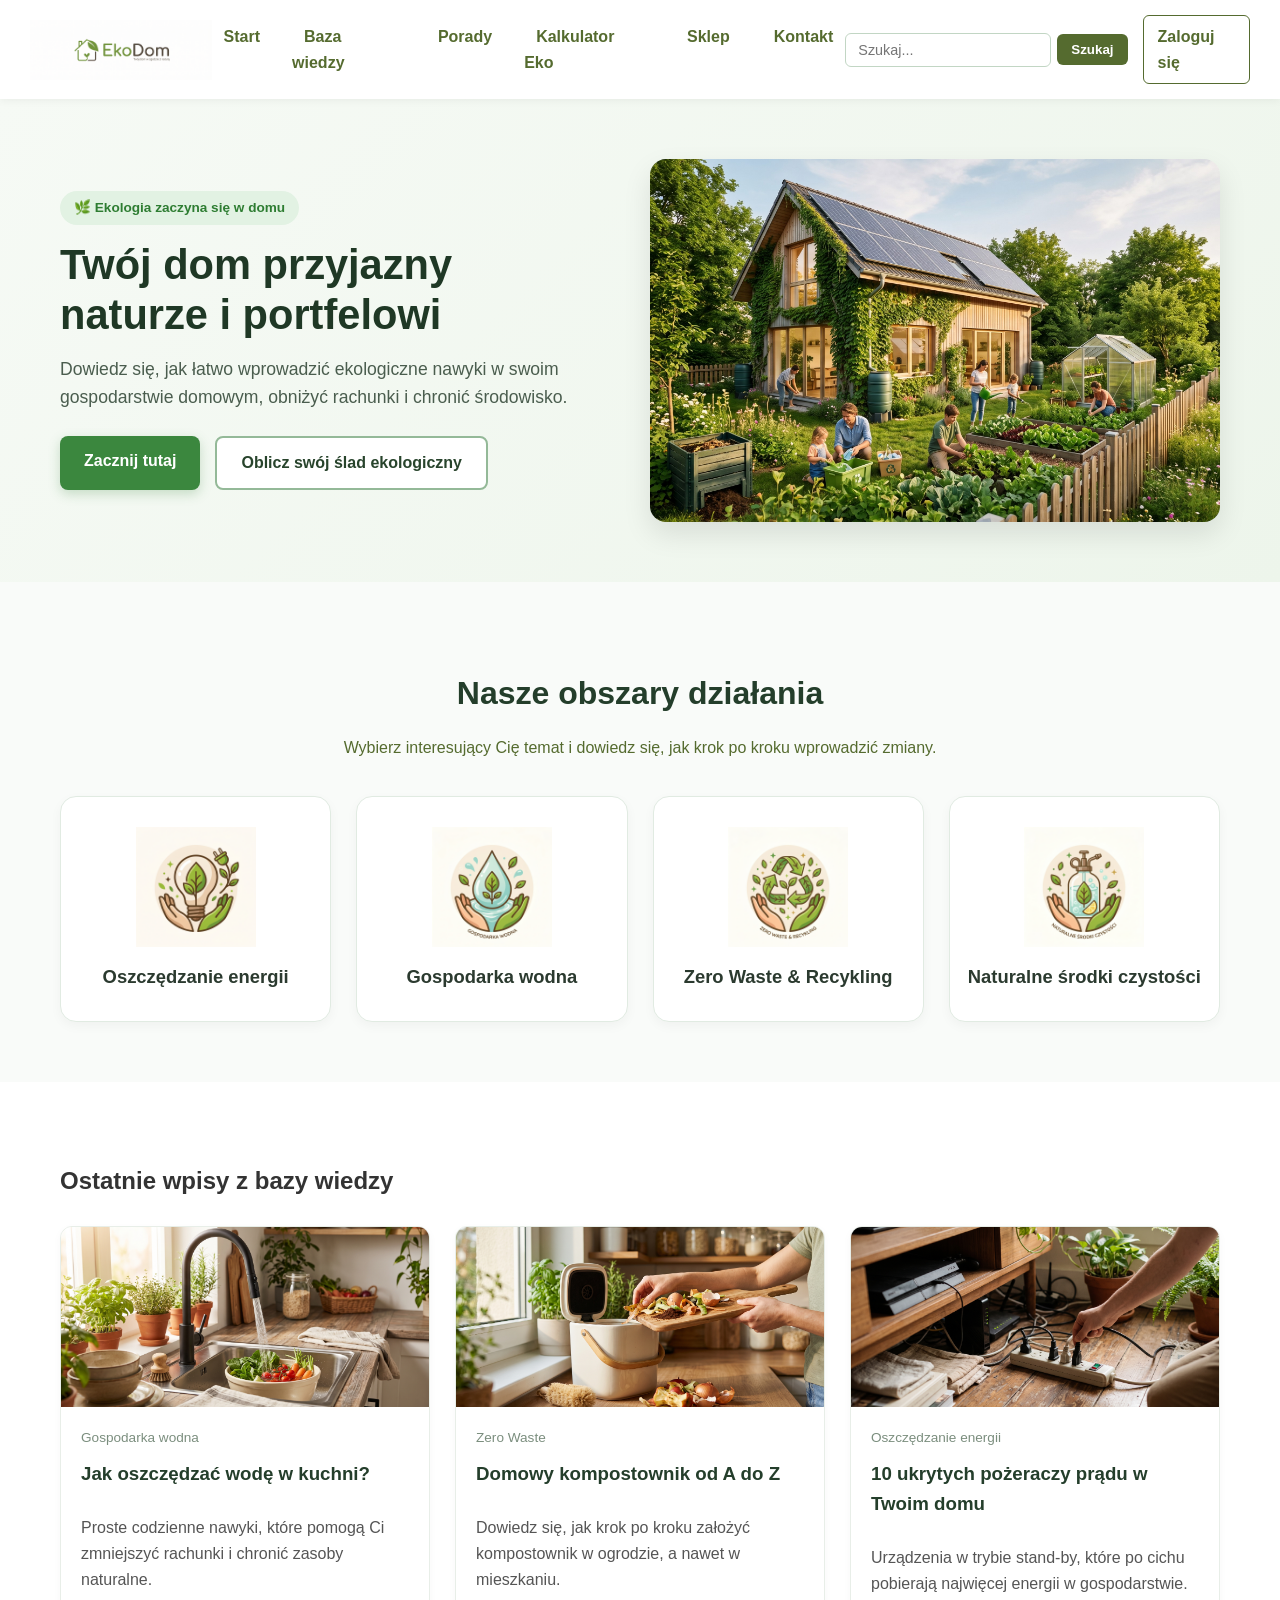
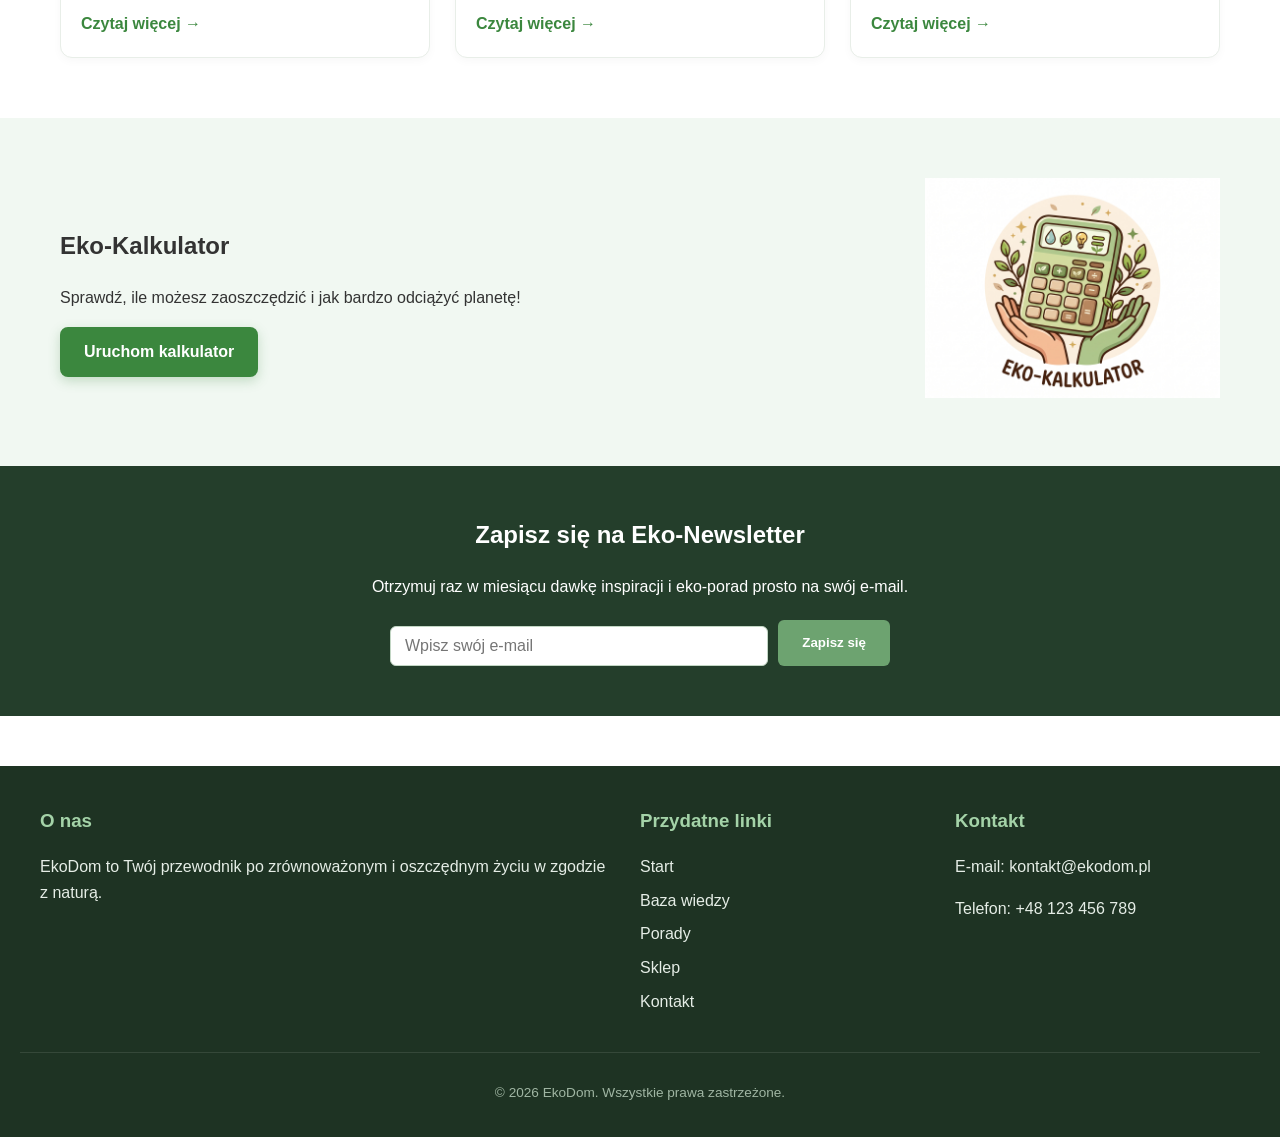
<file: index.html>
<!DOCTYPE html>
<html lang="pl">
<head>
    <meta charset="UTF-8">
    <meta name="viewport" content="width=device-width, initial-scale=1.0">
    <title>EkoDom - Twój dom przyjazny naturze i portfelowi</title>
    <link rel="stylesheet" href="style.css">
</head>
<body>

    <!-- NAGŁÓWEK -->
    <header>
        <div class="header-logo">
            <a href="index.html">
                <img src="photos/logo-ekodom.jpg" alt="EkoDom - Twój dom w zgodzie z naturą">
            </a>
        </div>
        <nav>
            <ul>
                <li><a href="index.html">Start</a></li>
                <li><a href="bazawiedzy.html">Baza wiedzy</a></li>
                <li><a href="porady.html">Porady</a></li>
                <li><a href="kalkulator.html">Kalkulator Eko</a></li>
                <li><a href="sklep.html">Sklep</a></li>
                <li><a href="kontakt.html">Kontakt</a></li>
            </ul>
        </nav>
        <div class="header-actions">
            <form action="#" method="GET" class="search-form">
                <input type="search" placeholder="Szukaj...">
                <button type="submit">Szukaj</button>
            </form>
            <a href="logowanie.html" class="login-link">Zaloguj się</a>
        </div>
    </header>

    <main>
        <!-- SEKCJA HERO -->
        <section class="hero-section" id="start">
            <div class="container hero-container">
                <div class="hero-content">
                    <span class="hero-badge">🌿 Ekologia zaczyna się w domu</span>
                    <h1>Twój dom przyjazny naturze i portfelowi</h1>
                    <p class="hero-description">Dowiedz się, jak łatwo wprowadzić ekologiczne nawyki w swoim gospodarstwie domowym, obniżyć rachunki i chronić środowisko.</p>
                    <div class="hero-actions">
                        <a href="bazawiedzy.html" class="btn btn-primary">Zacznij tutaj</a>
                        <a href="kalkulator.html" class="btn btn-secondary">Oblicz swój ślad ekologiczny</a>
                    </div>
                </div>
                <div class="hero-image-wrapper">
                    <img src="photos/herobanner.jpg" alt="Ekologiczny dom i rodzina w ogrodzie">
                </div>
            </div>
        </section>

        <!-- OBSZARY DZIAŁANIA -->
        <section class="obszary-dzialania" id="kategorie">
            <div class="container">
                <h2>Nasze obszary działania</h2>
                <p class="section-subtitle">Wybierz interesujący Cię temat i dowiedz się, jak krok po kroku wprowadzić zmiany.</p>
                <ul class="kategorie-grid">
                    <li class="kategoria-karta">
                        <a href="artykul-pozeraczepradu.html">
                            <img src="photos/oszczedzanieenergii.jpg" alt="Energia" class="obszarydzialania">
                            <h3>Oszczędzanie energii</h3>
                        </a>
                    </li>
                    <li class="kategoria-karta">
                        <a href="artykul-woda.html">
                            <img src="photos/gospodarkawodna.jpg" alt="Woda" class="obszarydzialania">
                            <h3>Gospodarka wodna</h3>
                        </a>
                    </li>
                    <li class="kategoria-karta">
                        <a href="artykul-kompostownik.html">
                            <img src="photos/zerowaste.jpg" alt="Odpady" class="obszarydzialania">
                            <h3>Zero Waste &amp; Recykling</h3>
                        </a>
                    </li>
                    <li class="kategoria-karta">
                        <a href="bazawiedzy.html">
                            <img src="photos/srodkiczystosci.jpg" alt="Naturalne środki czystości" class="obszarydzialania">
                            <h3>Naturalne środki czystości</h3>
                        </a>
                    </li>
                </ul>
            </div>
        </section>

        <!-- OSTATNIE WPISY Z BAZY WIEDZY -->
        <section class="articles-section container">
            <h2>Ostatnie wpisy z bazy wiedzy</h2>
            <div class="articles-grid">
                <article class="article-card">
                    <img src="photos/jakoszczedzacwodewkuchni.jpg" alt="Woda w kuchni">
                    <div class="article-card-body">
                        <small>Gospodarka wodna</small>
                        <h3>Jak oszczędzać wodę w kuchni?</h3>
                        <p>Proste codzienne nawyki, które pomogą Ci zmniejszyć rachunki i chronić zasoby naturalne.</p>
                        <a href="artykul-woda.html">Czytaj więcej &rarr;</a>
                    </div>
                </article>

                <article class="article-card">
                    <img src="photos/kompostownikodadoz.jpg" alt="Kompostownik">
                    <div class="article-card-body">
                        <small>Zero Waste</small>
                        <h3>Domowy kompostownik od A do Z</h3>
                        <p>Dowiedz się, jak krok po kroku założyć kompostownik w ogrodzie, a nawet w mieszkaniu.</p>
                        <a href="artykul-kompostownik.html">Czytaj więcej &rarr;</a>
                    </div>
                </article>

                <article class="article-card">
                    <img src="photos/pozeraczepradu.jpg" alt="Prąd">
                    <div class="article-card-body">
                        <small>Oszczędzanie energii</small>
                        <h3>10 ukrytych pożeraczy prądu w Twoim domu</h3>
                        <p>Urządzenia w trybie stand-by, które po cichu pobierają najwięcej energii w gospodarstwie.</p>
                        <a href="artykul-pozeraczepradu.html">Czytaj więcej &rarr;</a>
                    </div>
                </article>
            </div>
        </section>

        <!-- SEKCJA KALKULATORA -->
        <section class="calc-teaser">
            <div class="container calc-teaser-container">
                <div>
                    <h2>Eko-Kalkulator</h2>
                    <p>Sprawdź, ile możesz zaoszczędzić i jak bardzo odciążyć planetę!</p>
                    <a href="kalkulator.html" class="btn btn-primary">Uruchom kalkulator</a>
                </div>
                <div>
                    <img src="photos/ekokalkulator.jpg" alt="Makieta kalkulatora">
                </div>
            </div>
        </section>

        <!-- NEWSLETTER -->
        <section class="newsletter-section">
            <div class="container">
                <h2>Zapisz się na Eko-Newsletter</h2>
                <p>Otrzymuj raz w miesiącu dawkę inspiracji i eko-porad prosto na swój e-mail.</p>
                <form action="#" method="POST" class="newsletter-form">
                    <input type="email" placeholder="Wpisz swój e-mail" required>
                    <button type="submit">Zapisz się</button>
                </form>
            </div>
        </section>
    </main>

    <!-- STOPKA -->
    <footer>
        <div class="footer-container">
            <div>
                <h3>O nas</h3>
                <p>EkoDom to Twój przewodnik po zrównoważonym i oszczędnym życiu w zgodzie z naturą.</p>
            </div>
            <div>
                <h3>Przydatne linki</h3>
                <ul>
                    <li><a href="index.html">Start</a></li>
                    <li><a href="bazawiedzy.html">Baza wiedzy</a></li>
                    <li><a href="porady.html">Porady</a></li>
                    <li><a href="sklep.html">Sklep</a></li>
                    <li><a href="kontakt.html">Kontakt</a></li>
                </ul>
            </div>
            <div>
                <h3>Kontakt</h3>
                <p>E-mail: kontakt@ekodom.pl</p>
                <p>Telefon: +48 123 456 789</p>
            </div>
        </div>
        <div class="footer-bottom">
            <p>&copy; 2026 EkoDom. Wszystkie prawa zastrzeżone.</p>
        </div>
    </footer>

</body>
</html>
</file>
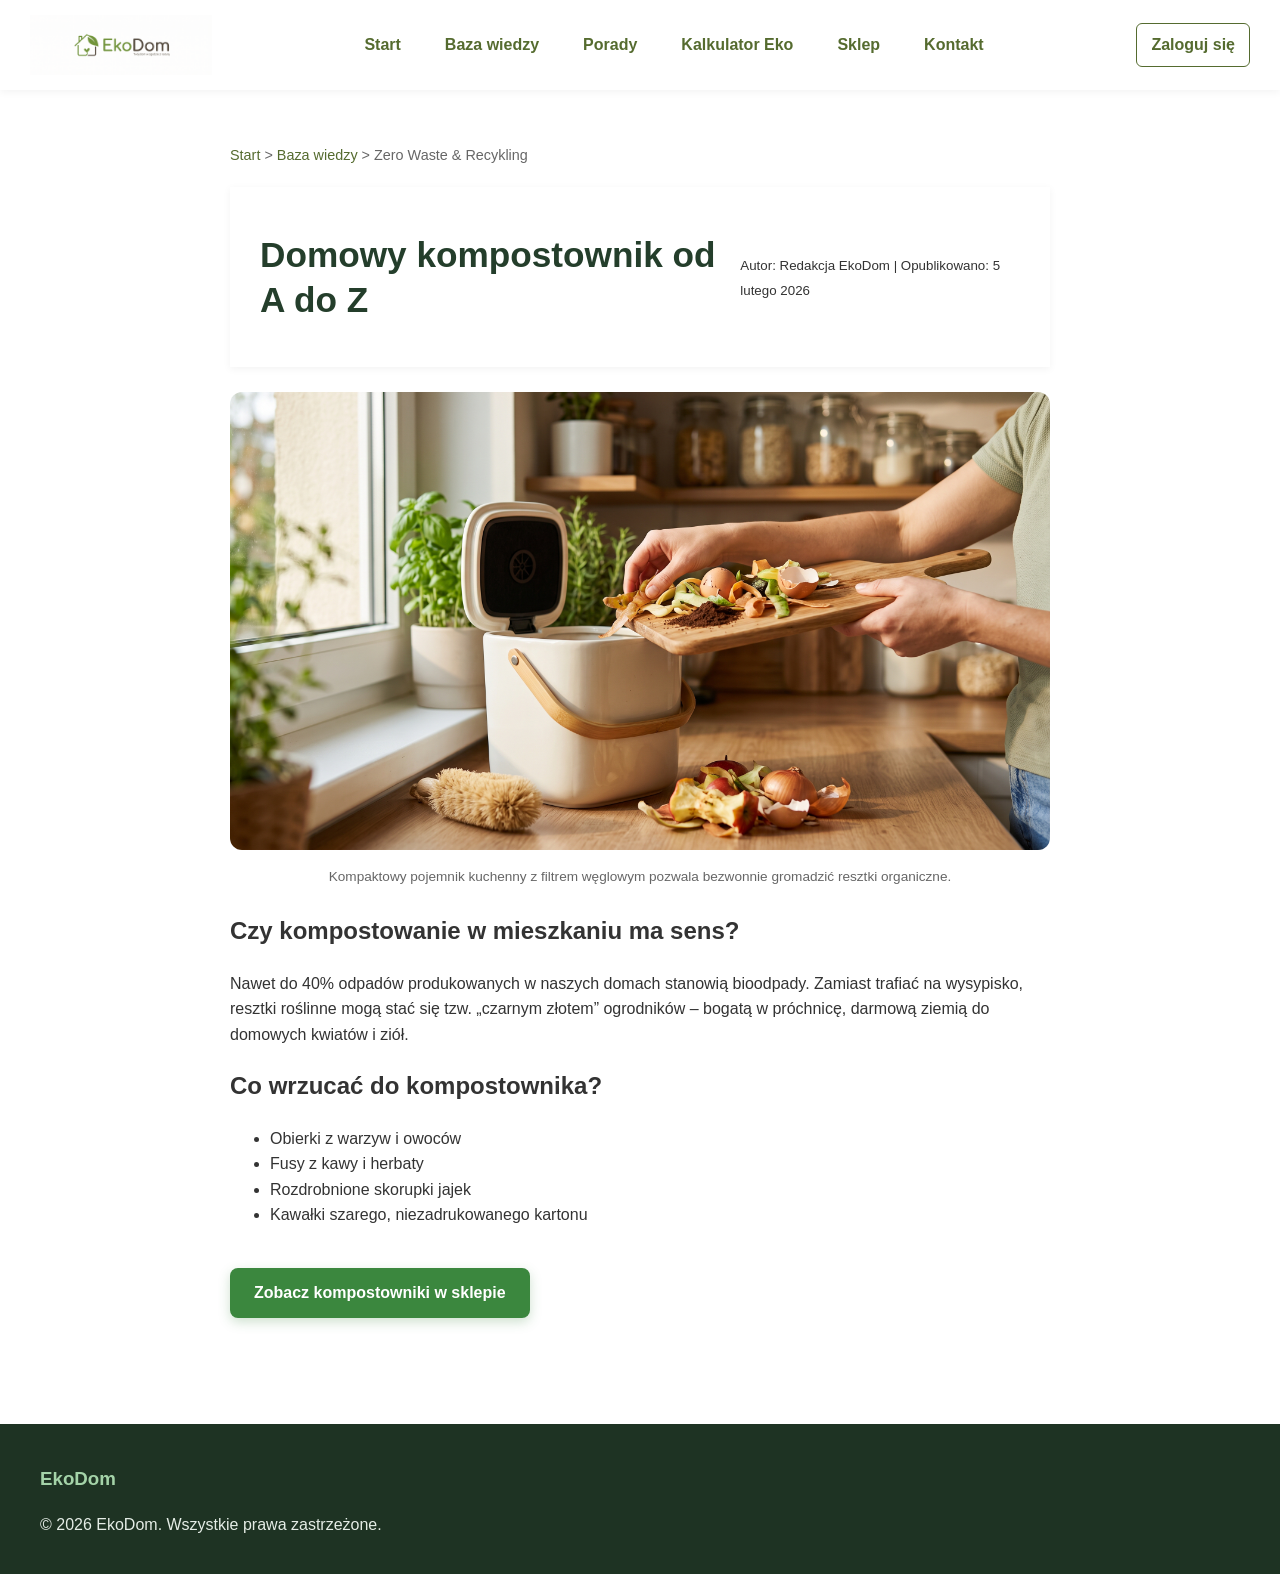
<file: artykul-kompostownik.html>
<!DOCTYPE html>
<html lang="pl">
<head>
    <meta charset="UTF-8">
    <meta name="viewport" content="width=device-width, initial-scale=1.0">
    <title>Domowy kompostownik od A do Z - EkoDom</title>
    <link rel="stylesheet" href="style.css">
</head>
<body>

    <header>
        <div class="header-logo">
            <a href="index.html"><img src="photos/logo-ekodom.jpg" alt="EkoDom"></a>
        </div>
        <nav>
            <ul>
                <li><a href="index.html">Start</a></li>
                <li><a href="bazawiedzy.html">Baza wiedzy</a></li>
                <li><a href="porady.html">Porady</a></li>
                <li><a href="kalkulator.html">Kalkulator Eko</a></li>
                <li><a href="sklep.html">Sklep</a></li>
                <li><a href="kontakt.html">Kontakt</a></li>
            </ul>
        </nav>
        <div class="header-actions">
            <a href="logowanie.html" class="login-link">Zaloguj się</a>
        </div>
    </header>

    <main class="article-page">
        <article>
            <nav class="breadcrumbs">
                <p><a href="index.html">Start</a> &gt; <a href="bazawiedzy.html">Baza wiedzy</a> &gt; <span>Zero Waste &amp; Recykling</span></p>
            </nav>

            <header>
                <h1>Domowy kompostownik od A do Z</h1>
                <p><small>Autor: Redakcja EkoDom | Opublikowano: 5 lutego 2026</small></p>
            </header>

            <figure class="article-lead-figure">
                <img src="photos/kompostownikodadoz.jpg" alt="Pojemnik na kompost w kuchni">
                <figcaption>Kompaktowy pojemnik kuchenny z filtrem węglowym pozwala bezwonnie gromadzić resztki organiczne.</figcaption>
            </figure>

            <section>
                <h2>Czy kompostowanie w mieszkaniu ma sens?</h2>
                <p>Nawet do 40% odpadów produkowanych w naszych domach stanowią bioodpady. Zamiast trafiać na wysypisko, resztki roślinne mogą stać się tzw. „czarnym złotem” ogrodników – bogatą w próchnicę, darmową ziemią do domowych kwiatów i ziół.</p>
            </section>

            <section>
                <h2>Co wrzucać do kompostownika?</h2>
                <ul>
                    <li>Obierki z warzyw i owoców</li>
                    <li>Fusy z kawy i herbaty</li>
                    <li>Rozdrobnione skorupki jajek</li>
                    <li>Kawałki szarego, niezadrukowanego kartonu</li>
                </ul>
            </section>

            <p style="margin-top: 40px;">
                <a href="sklep.html" class="btn btn-primary">Zobacz kompostowniki w sklepie</a>
            </p>
        </article>
    </main>

    <footer>
        <div class="footer-container">
            <div>
                <h3>EkoDom</h3>
                <p>&copy; 2026 EkoDom. Wszystkie prawa zastrzeżone.</p>
            </div>
        </div>
    </footer>

</body>
</html>
</file>
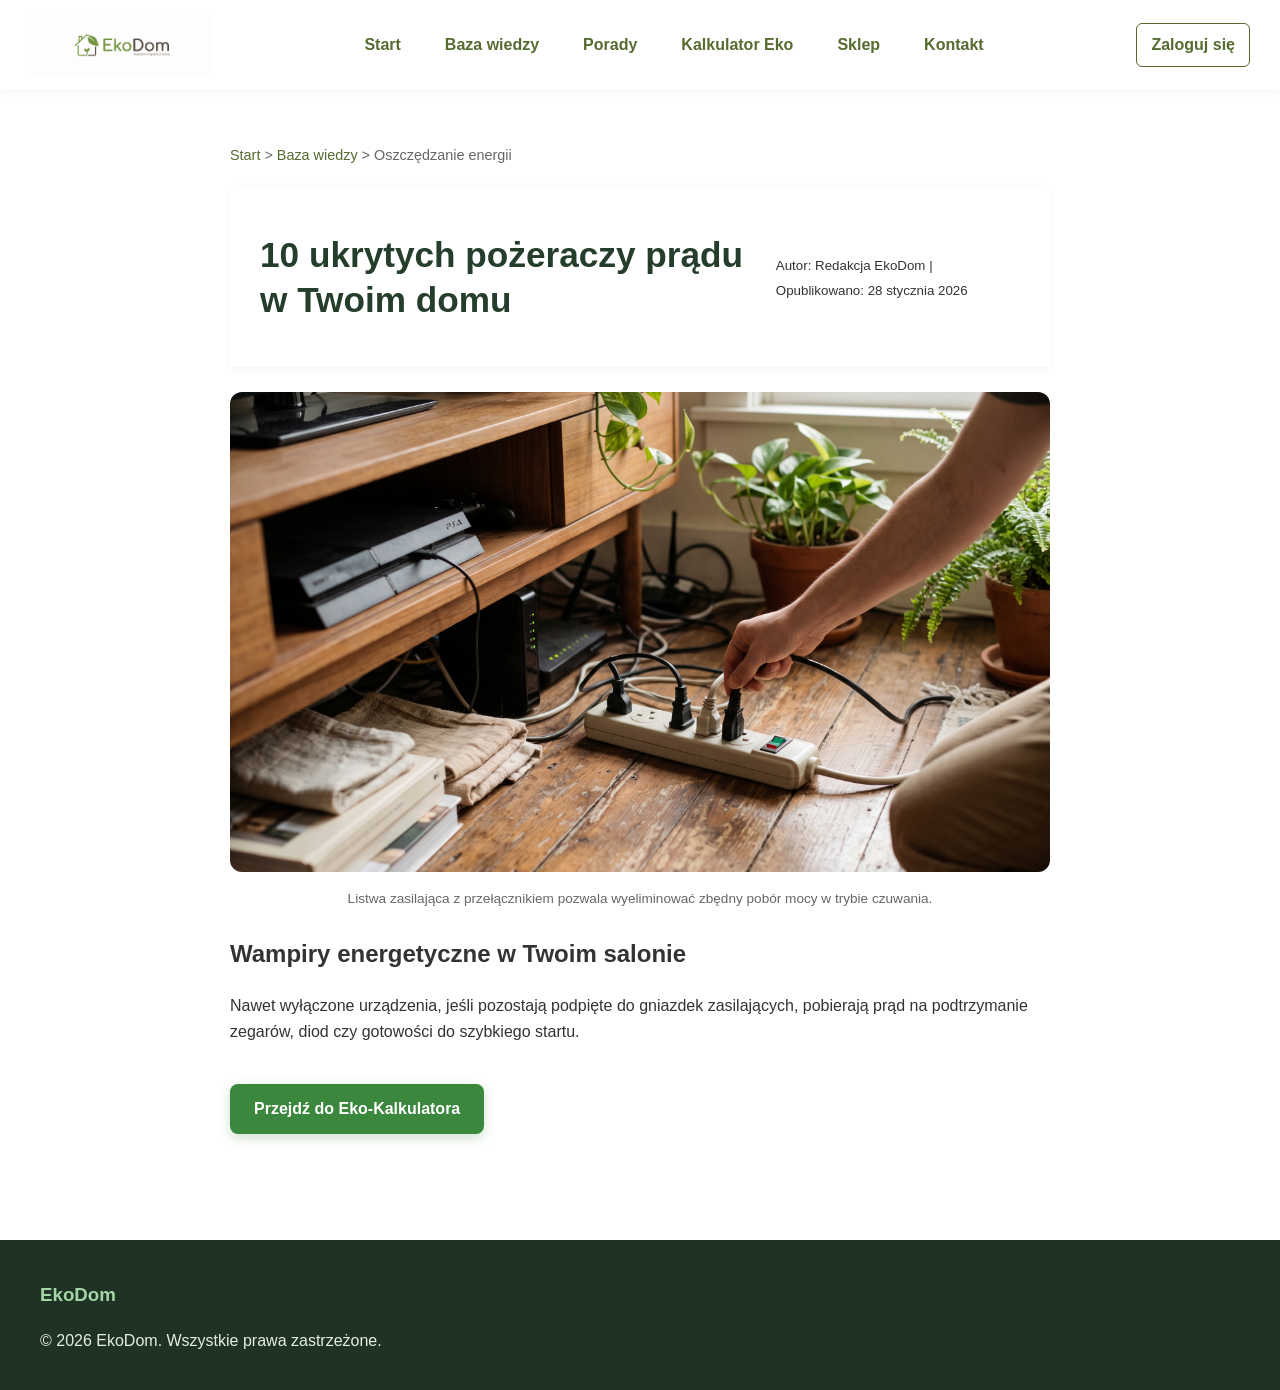
<file: artykul-pozeraczepradu.html>
<!DOCTYPE html>
<html lang="pl">
<head>
    <meta charset="UTF-8">
    <meta name="viewport" content="width=device-width, initial-scale=1.0">
    <title>10 ukrytych pożeraczy prądu w Twoim domu - EkoDom</title>
    <link rel="stylesheet" href="style.css">
</head>
<body>

    <header>
        <div class="header-logo">
            <a href="index.html"><img src="photos/logo-ekodom.jpg" alt="EkoDom"></a>
        </div>
        <nav>
            <ul>
                <li><a href="index.html">Start</a></li>
                <li><a href="bazawiedzy.html">Baza wiedzy</a></li>
                <li><a href="porady.html">Porady</a></li>
                <li><a href="kalkulator.html">Kalkulator Eko</a></li>
                <li><a href="sklep.html">Sklep</a></li>
                <li><a href="kontakt.html">Kontakt</a></li>
            </ul>
        </nav>
        <div class="header-actions">
            <a href="logowanie.html" class="login-link">Zaloguj się</a>
        </div>
    </header>

    <main class="article-page">
        <article>
            <nav class="breadcrumbs">
                <p><a href="index.html">Start</a> &gt; <a href="bazawiedzy.html">Baza wiedzy</a> &gt; <span>Oszczędzanie energii</span></p>
            </nav>

            <header>
                <h1>10 ukrytych pożeraczy prądu w Twoim domu</h1>
                <p><small>Autor: Redakcja EkoDom | Opublikowano: 28 stycznia 2026</small></p>
            </header>

            <figure class="article-lead-figure">
                <img src="photos/pozeraczepradu.jpg" alt="Odłączanie listwy zasilającej">
                <figcaption>Listwa zasilająca z przełącznikiem pozwala wyeliminować zbędny pobór mocy w trybie czuwania.</figcaption>
            </figure>

            <section>
                <h2>Wampiry energetyczne w Twoim salonie</h2>
                <p>Nawet wyłączone urządzenia, jeśli pozostają podpięte do gniazdek zasilających, pobierają prąd na podtrzymanie zegarów, diod czy gotowości do szybkiego startu.</p>
            </section>

            <p style="margin-top: 40px;">
                <a href="kalkulator.html" class="btn btn-primary">Przejdź do Eko-Kalkulatora</a>
            </p>
        </article>
    </main>

    <footer>
        <div class="footer-container">
            <div>
                <h3>EkoDom</h3>
                <p>&copy; 2026 EkoDom. Wszystkie prawa zastrzeżone.</p>
            </div>
        </div>
    </footer>

</body>
</html>
</file>
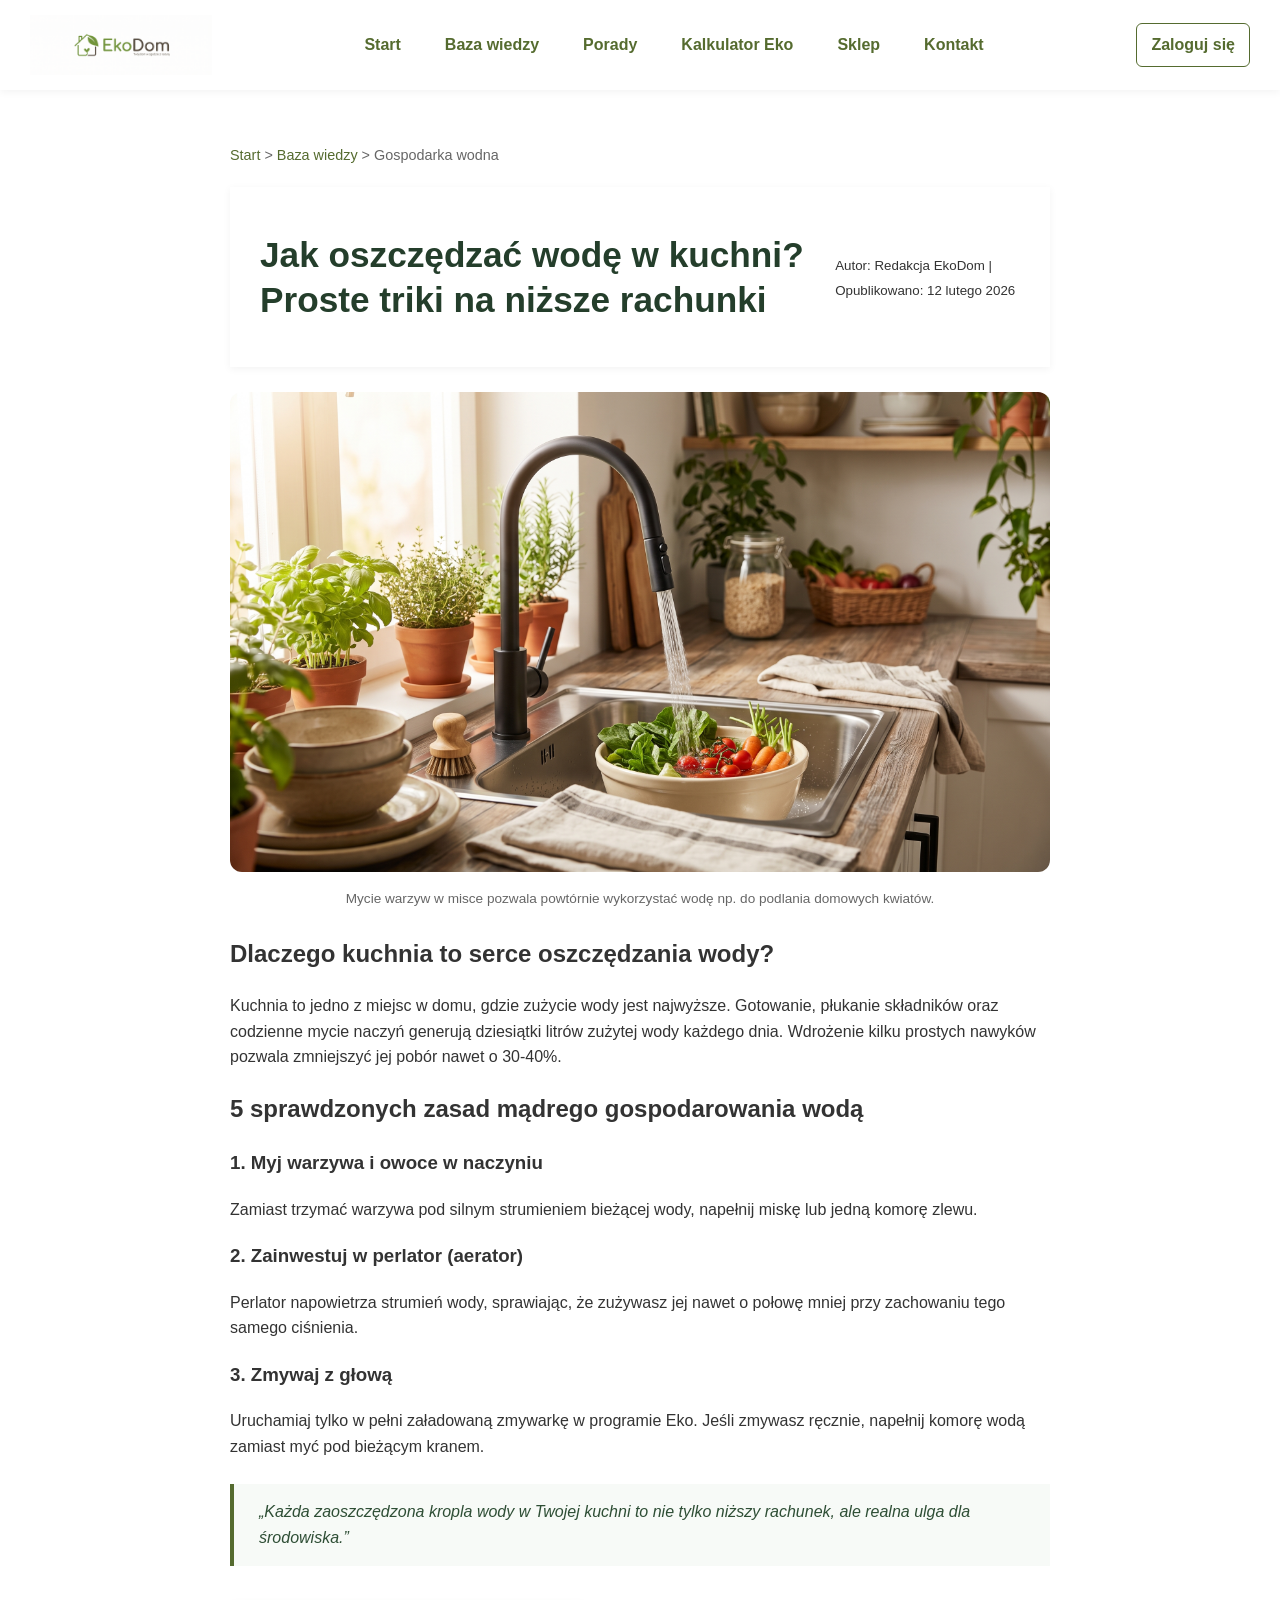
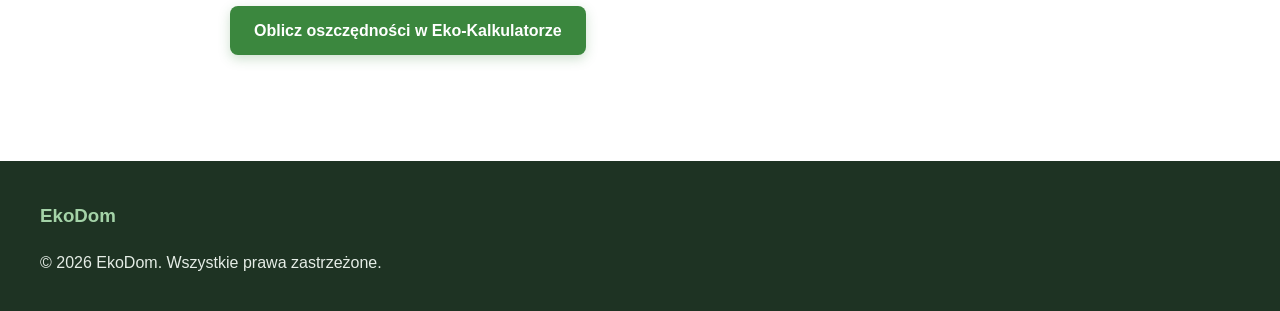
<file: artykul-woda.html>
<!DOCTYPE html>
<html lang="pl">
<head>
    <meta charset="UTF-8">
    <meta name="viewport" content="width=device-width, initial-scale=1.0">
    <title>Jak oszczędzać wodę w kuchni? - EkoDom</title>
    <link rel="stylesheet" href="style.css">
</head>
<body>

    <header>
        <div class="header-logo">
            <a href="index.html"><img src="photos/logo-ekodom.jpg" alt="EkoDom"></a>
        </div>
        <nav>
            <ul>
                <li><a href="index.html">Start</a></li>
                <li><a href="bazawiedzy.html">Baza wiedzy</a></li>
                <li><a href="porady.html">Porady</a></li>
                <li><a href="kalkulator.html">Kalkulator Eko</a></li>
                <li><a href="sklep.html">Sklep</a></li>
                <li><a href="kontakt.html">Kontakt</a></li>
            </ul>
        </nav>
        <div class="header-actions">
            <a href="logowanie.html" class="login-link">Zaloguj się</a>
        </div>
    </header>

    <main class="article-page">
        <article>
            <nav class="breadcrumbs" aria-label="Nawigacja">
                <p><a href="index.html">Start</a> &gt; <a href="bazawiedzy.html">Baza wiedzy</a> &gt; <span>Gospodarka wodna</span></p>
            </nav>

            <header>
                <h1>Jak oszczędzać wodę w kuchni? Proste triki na niższe rachunki</h1>
                <p><small>Autor: Redakcja EkoDom | Opublikowano: 12 lutego 2026</small></p>
            </header>

            <figure class="article-lead-figure">
                <img src="photos/jakoszczedzacwodewkuchni.jpg" alt="Mycie warzyw w misce">
                <figcaption>Mycie warzyw w misce pozwala powtórnie wykorzystać wodę np. do podlania domowych kwiatów.</figcaption>
            </figure>

            <section>
                <h2>Dlaczego kuchnia to serce oszczędzania wody?</h2>
                <p>Kuchnia to jedno z miejsc w domu, gdzie zużycie wody jest najwyższe. Gotowanie, płukanie składników oraz codzienne mycie naczyń generują dziesiątki litrów zużytej wody każdego dnia. Wdrożenie kilku prostych nawyków pozwala zmniejszyć jej pobór nawet o 30-40%.</p>
            </section>

            <section>
                <h2>5 sprawdzonych zasad mądrego gospodarowania wodą</h2>
                <h3>1. Myj warzywa i owoce w naczyniu</h3>
                <p>Zamiast trzymać warzywa pod silnym strumieniem bieżącej wody, napełnij miskę lub jedną komorę zlewu.</p>

                <h3>2. Zainwestuj w perlator (aerator)</h3>
                <p>Perlator napowietrza strumień wody, sprawiając, że zużywasz jej nawet o połowę mniej przy zachowaniu tego samego ciśnienia.</p>

                <h3>3. Zmywaj z głową</h3>
                <p>Uruchamiaj tylko w pełni załadowaną zmywarkę w programie Eko. Jeśli zmywasz ręcznie, napełnij komorę wodą zamiast myć pod bieżącym kranem.</p>
            </section>

            <blockquote>
                „Każda zaoszczędzona kropla wody w Twojej kuchni to nie tylko niższy rachunek, ale realna ulga dla środowiska.”
            </blockquote>

            <p style="margin-top: 40px;">
                <a href="kalkulator.html" class="btn btn-primary">Oblicz oszczędności w Eko-Kalkulatorze</a>
            </p>
        </article>
    </main>

    <footer>
        <div class="footer-container">
            <div>
                <h3>EkoDom</h3>
                <p>&copy; 2026 EkoDom. Wszystkie prawa zastrzeżone.</p>
            </div>
        </div>
    </footer>

</body>
</html>
</file>
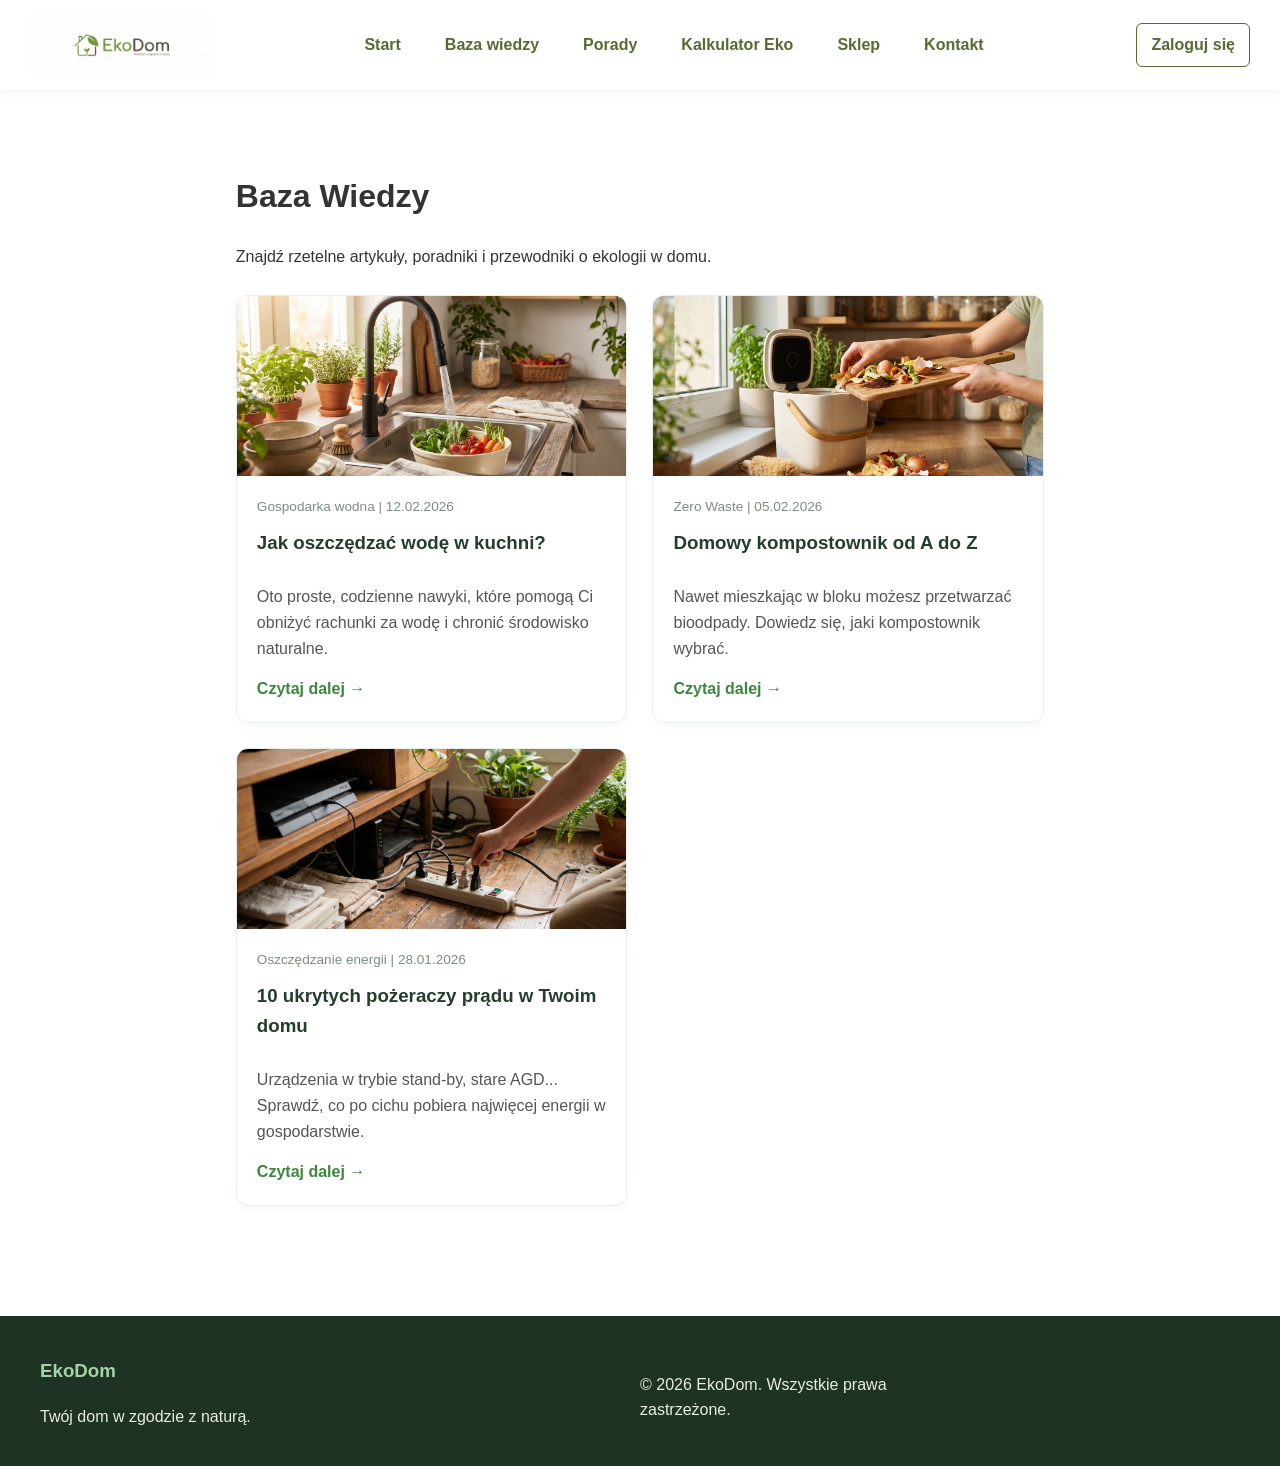
<file: bazawiedzy.html>
<!DOCTYPE html>
<html lang="pl">
<head>
    <meta charset="UTF-8">
    <meta name="viewport" content="width=device-width, initial-scale=1.0">
    <title>Baza Wiedzy - EkoDom</title>
    <link rel="stylesheet" href="style.css">
</head>
<body>

    <header>
        <div class="header-logo">
            <a href="index.html"><img src="photos/logo-ekodom.jpg" alt="EkoDom"></a>
        </div>
        <nav>
            <ul>
                <li><a href="index.html">Start</a></li>
                <li><a href="bazawiedzy.html">Baza wiedzy</a></li>
                <li><a href="porady.html">Porady</a></li>
                <li><a href="kalkulator.html">Kalkulator Eko</a></li>
                <li><a href="sklep.html">Sklep</a></li>
                <li><a href="kontakt.html">Kontakt</a></li>
            </ul>
        </nav>
        <div class="header-actions">
            <a href="logowanie.html" class="login-link">Zaloguj się</a>
        </div>
    </header>

    <main class="container articles-section">
        <h1>Baza Wiedzy</h1>
        <p>Znajdź rzetelne artykuły, poradniki i przewodniki o ekologii w domu.</p>

        <div class="articles-grid">
            <article class="article-card">
                <img src="photos/jakoszczedzacwodewkuchni.jpg" alt="Woda w kuchni">
                <div class="article-card-body">
                    <small>Gospodarka wodna | 12.02.2026</small>
                    <h3>Jak oszczędzać wodę w kuchni?</h3>
                    <p>Oto proste, codzienne nawyki, które pomogą Ci obniżyć rachunki za wodę i chronić środowisko naturalne.</p>
                    <a href="artykul-woda.html">Czytaj dalej &rarr;</a>
                </div>
            </article>

            <article class="article-card">
                <img src="photos/kompostownikodadoz.jpg" alt="Kompostownik">
                <div class="article-card-body">
                    <small>Zero Waste | 05.02.2026</small>
                    <h3>Domowy kompostownik od A do Z</h3>
                    <p>Nawet mieszkając w bloku możesz przetwarzać bioodpady. Dowiedz się, jaki kompostownik wybrać.</p>
                    <a href="artykul-kompostownik.html">Czytaj dalej &rarr;</a>
                </div>
            </article>

            <article class="article-card">
                <img src="photos/pozeraczepradu.jpg" alt="Prąd">
                <div class="article-card-body">
                    <small>Oszczędzanie energii | 28.01.2026</small>
                    <h3>10 ukrytych pożeraczy prądu w Twoim domu</h3>
                    <p>Urządzenia w trybie stand-by, stare AGD... Sprawdź, co po cichu pobiera najwięcej energii w gospodarstwie.</p>
                    <a href="artykul-pozeraczepradu.html">Czytaj dalej &rarr;</a>
                </div>
            </article>
        </div>
    </main>

    <footer>
        <div class="footer-container">
            <div>
                <h3>EkoDom</h3>
                <p>Twój dom w zgodzie z naturą.</p>
            </div>
            <div>
                <p>&copy; 2026 EkoDom. Wszystkie prawa zastrzeżone.</p>
            </div>
        </div>
    </footer>

</body>
</html>
</file>
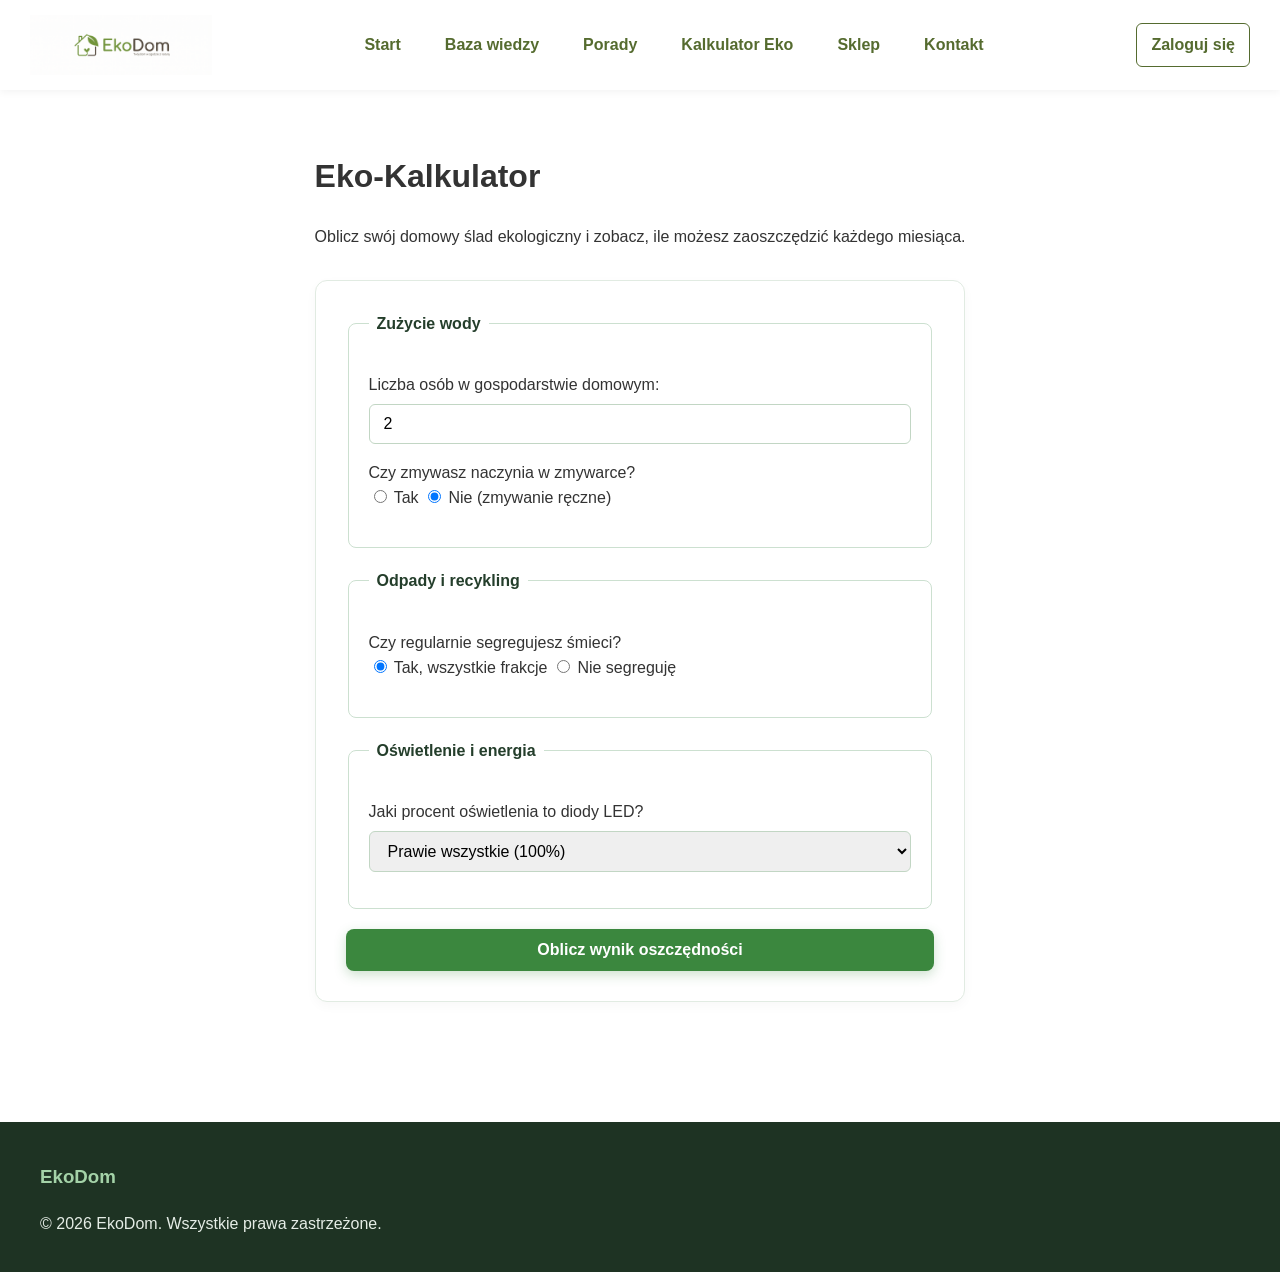
<file: kalkulator.html>
<!DOCTYPE html>
<html lang="pl">
<head>
    <meta charset="UTF-8">
    <meta name="viewport" content="width=device-width, initial-scale=1.0">
    <title>Eko-Kalkulator - EkoDom</title>
    <link rel="stylesheet" href="style.css">
</head>
<body>

    <header>
        <div class="header-logo">
            <a href="index.html"><img src="photos/logo-ekodom.jpg" alt="EkoDom"></a>
        </div>
        <nav>
            <ul>
                <li><a href="index.html">Start</a></li>
                <li><a href="bazawiedzy.html">Baza wiedzy</a></li>
                <li><a href="porady.html">Porady</a></li>
                <li><a href="kalkulator.html">Kalkulator Eko</a></li>
                <li><a href="sklep.html">Sklep</a></li>
                <li><a href="kontakt.html">Kontakt</a></li>
            </ul>
        </nav>
        <div class="header-actions">
            <a href="logowanie.html" class="login-link">Zaloguj się</a>
        </div>
    </header>

    <main class="container" style="max-width: 800px; margin: 40px auto;">
        <h1>Eko-Kalkulator</h1>
        <p>Oblicz swój domowy ślad ekologiczny i zobacz, ile możesz zaoszczędzić każdego miesiąca.</p>

        <form action="#" method="POST" class="form-card">
            <fieldset>
                <legend>Zużycie wody</legend>
                <p>
                    <label for="woda">Liczba osób w gospodarstwie domowym:</label>
                    <input type="number" id="woda" name="osoby" min="1" max="15" value="2" required>
                </p>
                <p>
                    <label>Czy zmywasz naczynia w zmywarce?</label><br>
                    <input type="radio" id="zmywarka-tak" name="zmywarka" value="tak"> <label for="zmywarka-tak">Tak</label>
                    <input type="radio" id="zmywarka-nie" name="zmywarka" value="nie" checked> <label for="zmywarka-nie">Nie (zmywanie ręczne)</label>
                </p>
            </fieldset>

            <fieldset>
                <legend>Odpady i recykling</legend>
                <p>
                    <label>Czy regularnie segregujesz śmieci?</label><br>
                    <input type="radio" id="segregacja-tak" name="segregacja" value="tak" checked> <label for="segregacja-tak">Tak, wszystkie frakcje</label>
                    <input type="radio" id="segregacja-nie" name="segregacja" value="nie"> <label for="segregacja-nie">Nie segreguję</label>
                </p>
            </fieldset>

            <fieldset>
                <legend>Oświetlenie i energia</legend>
                <p>
                    <label for="zarowki">Jaki procent oświetlenia to diody LED?</label>
                    <select id="zarowki" name="zarowki">
                        <option value="100">Prawie wszystkie (100%)</option>
                        <option value="50">Około połowa (50%)</option>
                        <option value="0">Mało lub wcale (0%)</option>
                    </select>
                </p>
            </fieldset>

            <button type="submit" class="btn btn-primary" style="width: 100%;">Oblicz wynik oszczędności</button>
        </form>
    </main>

    <footer>
        <div class="footer-container">
            <div>
                <h3>EkoDom</h3>
                <p>&copy; 2026 EkoDom. Wszystkie prawa zastrzeżone.</p>
            </div>
        </div>
    </footer>

</body>
</html>
</file>
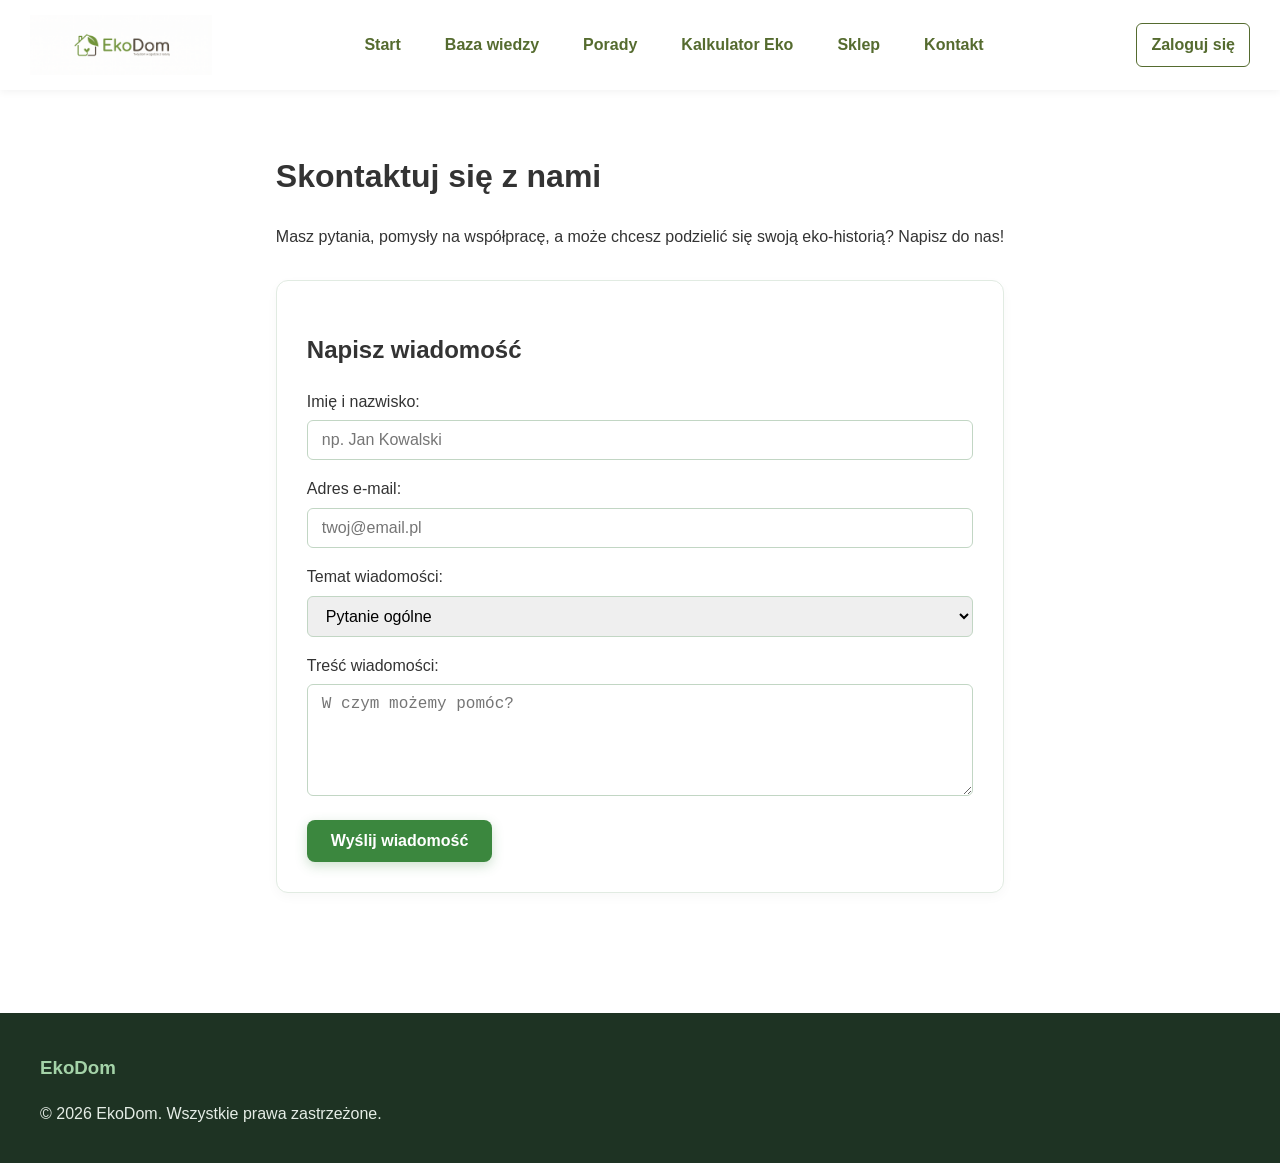
<file: kontakt.html>
<!DOCTYPE html>
<html lang="pl">
<head>
    <meta charset="UTF-8">
    <meta name="viewport" content="width=device-width, initial-scale=1.0">
    <title>Kontakt - EkoDom</title>
    <link rel="stylesheet" href="style.css">
</head>
<body>

    <header>
        <div class="header-logo">
            <a href="index.html"><img src="photos/logo-ekodom.jpg" alt="EkoDom"></a>
        </div>
        <nav>
            <ul>
                <li><a href="index.html">Start</a></li>
                <li><a href="bazawiedzy.html">Baza wiedzy</a></li>
                <li><a href="porady.html">Porady</a></li>
                <li><a href="kalkulator.html">Kalkulator Eko</a></li>
                <li><a href="sklep.html">Sklep</a></li>
                <li><a href="kontakt.html">Kontakt</a></li>
            </ul>
        </nav>
        <div class="header-actions">
            <a href="logowanie.html" class="login-link">Zaloguj się</a>
        </div>
    </header>

    <main class="container" style="max-width: 800px; margin: 40px auto;">
        <h1>Skontaktuj się z nami</h1>
        <p>Masz pytania, pomysły na współpracę, a może chcesz podzielić się swoją eko-historią? Napisz do nas!</p>

        <div class="form-card">
            <h2>Napisz wiadomość</h2>
            <form action="#" method="POST">
                <p>
                    <label for="imie">Imię i nazwisko:</label>
                    <input type="text" id="imie" name="imie" required placeholder="np. Jan Kowalski">
                </p>
                <p>
                    <label for="email">Adres e-mail:</label>
                    <input type="email" id="email" name="email" required placeholder="twoj@email.pl">
                </p>
                <p>
                    <label for="temat">Temat wiadomości:</label>
                    <select id="temat" name="temat">
                        <option value="ogolne">Pytanie ogólne</option>
                        <option value="wspolpraca">Współpraca</option>
                        <option value="kalkulator">Pytanie o kalkulator</option>
                    </select>
                </p>
                <p>
                    <label for="wiadomosc">Treść wiadomości:</label>
                    <textarea id="wiadomosc" name="wiadomosc" rows="5" required placeholder="W czym możemy pomóc?"></textarea>
                </p>
                <button type="submit" class="btn btn-primary">Wyślij wiadomość</button>
            </form>
        </div>
    </main>

    <footer>
        <div class="footer-container">
            <div>
                <h3>EkoDom</h3>
                <p>&copy; 2026 EkoDom. Wszystkie prawa zastrzeżone.</p>
            </div>
        </div>
    </footer>

</body>
</html>
</file>
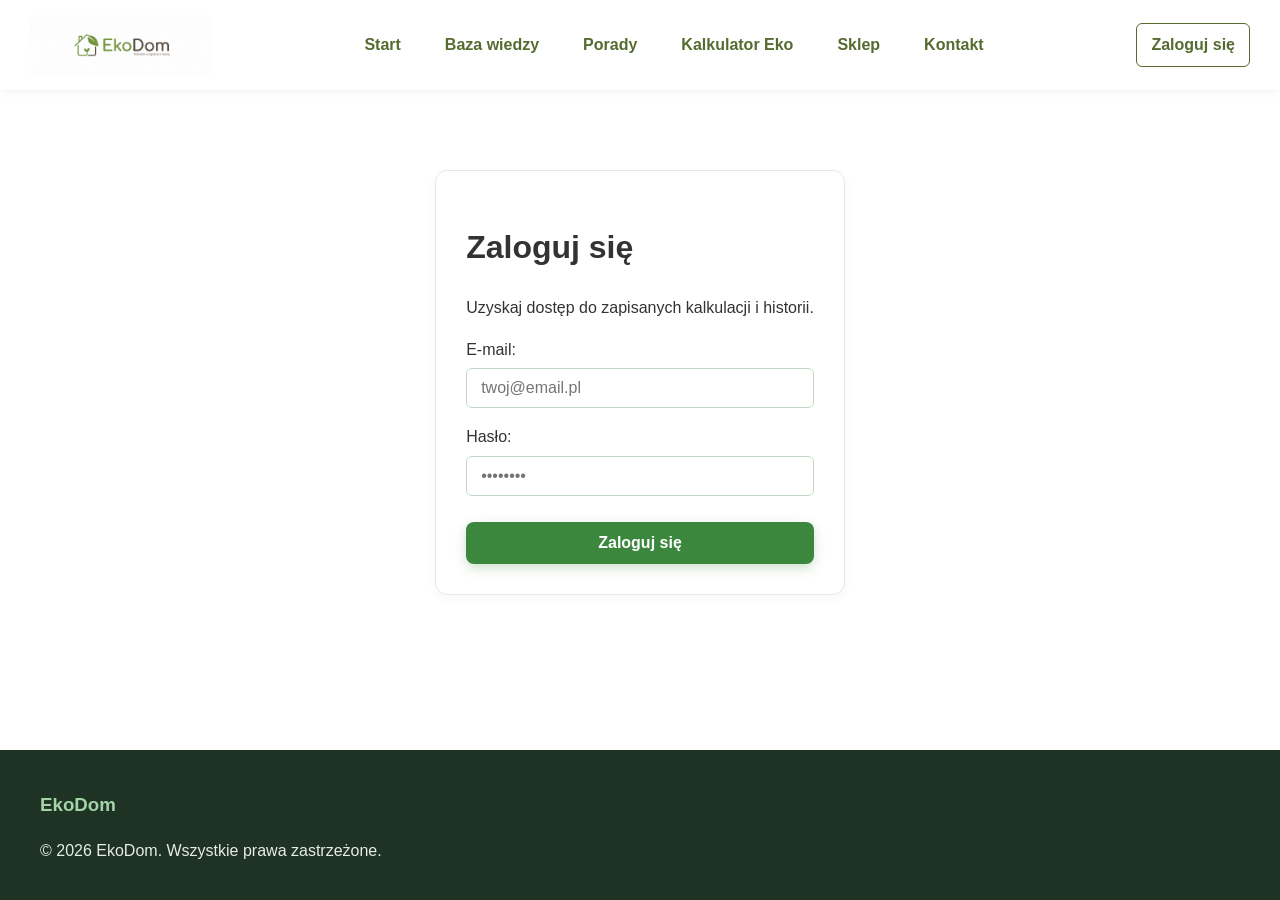
<file: logowanie.html>
<!DOCTYPE html>
<html lang="pl">
<head>
    <meta charset="UTF-8">
    <meta name="viewport" content="width=device-width, initial-scale=1.0">
    <title>Zaloguj się - EkoDom</title>
    <link rel="stylesheet" href="style.css">
</head>
<body>

    <header>
        <div class="header-logo">
            <a href="index.html"><img src="photos/logo-ekodom.jpg" alt="EkoDom"></a>
        </div>
        <nav>
            <ul>
                <li><a href="index.html">Start</a></li>
                <li><a href="bazawiedzy.html">Baza wiedzy</a></li>
                <li><a href="porady.html">Porady</a></li>
                <li><a href="kalkulator.html">Kalkulator Eko</a></li>
                <li><a href="sklep.html">Sklep</a></li>
                <li><a href="kontakt.html">Kontakt</a></li>
            </ul>
        </nav>
        <div class="header-actions">
            <a href="logowanie.html" class="login-link">Zaloguj się</a>
        </div>
    </header>

    <main class="container" style="max-width: 500px; margin: 50px auto;">
        <div class="form-card">
            <h1>Zaloguj się</h1>
            <p>Uzyskaj dostęp do zapisanych kalkulacji i historii.</p>

            <form action="#" method="POST">
                <p>
                    <label for="email">E-mail:</label>
                    <input type="email" id="email" name="email" required placeholder="twoj@email.pl">
                </p>
                <p>
                    <label for="password">Hasło:</label>
                    <input type="password" id="password" name="password" required placeholder="••••••••">
                </p>
                <button type="submit" class="btn btn-primary" style="width: 100%; margin-top: 10px;">Zaloguj się</button>
            </form>
        </div>
    </main>

    <footer>
        <div class="footer-container">
            <div>
                <h3>EkoDom</h3>
                <p>&copy; 2026 EkoDom. Wszystkie prawa zastrzeżone.</p>
            </div>
        </div>
    </footer>

</body>
</html>
</file>
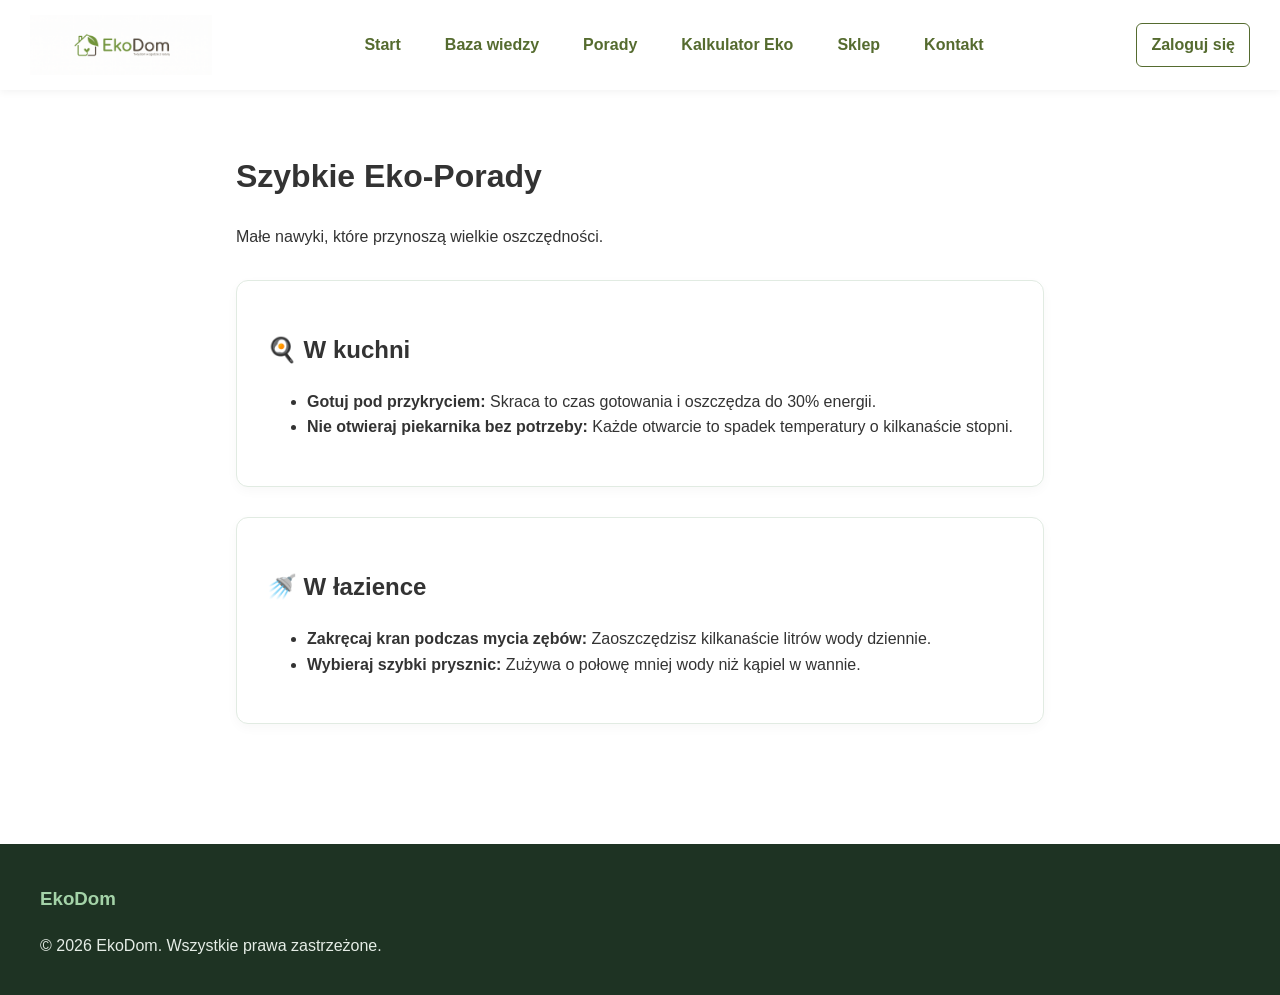
<file: porady.html>
<!DOCTYPE html>
<html lang="pl">
<head>
    <meta charset="UTF-8">
    <meta name="viewport" content="width=device-width, initial-scale=1.0">
    <title>Szybkie Porady - EkoDom</title>
    <link rel="stylesheet" href="style.css">
</head>
<body>

    <header>
        <div class="header-logo">
            <a href="index.html"><img src="photos/logo-ekodom.jpg" alt="EkoDom"></a>
        </div>
        <nav>
            <ul>
                <li><a href="index.html">Start</a></li>
                <li><a href="bazawiedzy.html">Baza wiedzy</a></li>
                <li><a href="porady.html">Porady</a></li>
                <li><a href="kalkulator.html">Kalkulator Eko</a></li>
                <li><a href="sklep.html">Sklep</a></li>
                <li><a href="kontakt.html">Kontakt</a></li>
            </ul>
        </nav>
        <div class="header-actions">
            <a href="logowanie.html" class="login-link">Zaloguj się</a>
        </div>
    </header>

    <main class="container" style="max-width: 900px; margin: 40px auto;">
        <h1>Szybkie Eko-Porady</h1>
        <p>Małe nawyki, które przynoszą wielkie oszczędności.</p>

        <section class="form-card">
            <h2>🍳 W kuchni</h2>
            <ul>
                <li><strong>Gotuj pod przykryciem:</strong> Skraca to czas gotowania i oszczędza do 30% energii.</li>
                <li><strong>Nie otwieraj piekarnika bez potrzeby:</strong> Każde otwarcie to spadek temperatury o kilkanaście stopni.</li>
            </ul>
        </section>

        <section class="form-card">
            <h2>🚿 W łazience</h2>
            <ul>
                <li><strong>Zakręcaj kran podczas mycia zębów:</strong> Zaoszczędzisz kilkanaście litrów wody dziennie.</li>
                <li><strong>Wybieraj szybki prysznic:</strong> Zużywa o połowę mniej wody niż kąpiel w wannie.</li>
            </ul>
        </section>
    </main>

    <footer>
        <div class="footer-container">
            <div>
                <h3>EkoDom</h3>
                <p>&copy; 2026 EkoDom. Wszystkie prawa zastrzeżone.</p>
            </div>
        </div>
    </footer>

</body>
</html>
</file>
<file: style.css>
/* ===================================================
   RESET I USTAWIENIA BAZOWE
   =================================================== */
* {
    box-sizing: border-box;
}

body {
    font-family: Arial, Helvetica, sans-serif;
    min-height: 100vh;
    display: flex;
    flex-direction: column;
    margin: 0;
    color: #333333;
    background-color: #ffffff;
    line-height: 1.6;
}

main {
    flex: 1; /* Stopka zawsze trzyma się dołu strony */
}

.container {
    max-width: 1200px;
    margin: 0 auto;
    padding: 0 20px;
}

/* ===================================================
   NAGŁÓWEK (HEADER I NAWIGACJA)
   =================================================== */
header {
    background-color: #ffffff;
    display: flex;
    align-items: center;
    justify-content: space-between;
    padding: 15px 30px;
    box-shadow: 0 2px 8px rgba(0, 0, 0, 0.05);
    position: sticky;
    top: 0;
    z-index: 100;
}

.header-logo img {
    height: 60px;
    display: block;
}

header nav ul {
    display: flex;
    list-style: none;
    margin: 0;
    padding: 0;
    gap: 20px;
}

header nav ul li a {
    text-decoration: none;
    color: #556B2F;
    font-weight: 600;
    padding: 8px 12px;
    border-radius: 6px;
    transition: background-color 0.2s, color 0.2s;
}

header nav ul li a:hover {
    color: #2e6931;
    background-color: #eaf4eb;
}

.header-actions {
    display: flex;
    align-items: center;
    gap: 15px;
}

.search-form {
    display: flex;
    align-items: center;
    gap: 6px;
}

.search-form input {
    padding: 8px 12px;
    border: 1px solid #c2d6c4;
    border-radius: 6px;
    font-size: 0.9rem;
}

.search-form button {
    padding: 8px 14px;
    background-color: #556B2F;
    color: #ffffff;
    border: none;
    border-radius: 6px;
    cursor: pointer;
    font-weight: bold;
    transition: background-color 0.2s;
}

.search-form button:hover {
    background-color: #3b4c1f;
}

.login-link {
    text-decoration: none;
    color: #556B2F;
    font-weight: 600;
    padding: 8px 14px;
    border: 1px solid #556B2F;
    border-radius: 6px;
    transition: all 0.2s;
}

.login-link:hover {
    background-color: #556B2F;
    color: #ffffff;
}

/* ===================================================
   PRZYCISKI (OGÓLNE)
   =================================================== */
.btn {
    display: inline-block;
    padding: 12px 24px;
    border-radius: 8px;
    font-size: 1rem;
    font-weight: 600;
    text-decoration: none;
    cursor: pointer;
    transition: transform 0.2s ease, box-shadow 0.2s ease, background-color 0.2s ease;
    border: none;
    text-align: center;
}

.btn-primary {
    background-color: #3b873e;
    color: #ffffff;
    box-shadow: 0 4px 12px rgba(59, 135, 62, 0.25);
}

.btn-primary:hover {
    background-color: #2e6931;
    transform: translateY(-2px);
}

.btn-secondary {
    background-color: #ffffff;
    color: #28442c;
    border: 2px solid #94b998;
}

.btn-secondary:hover {
    border-color: #3b873e;
    color: #3b873e;
    transform: translateY(-2px);
}

/* ===================================================
   SEKCJA HERO (STRONA GŁÓWNA)
   =================================================== */
.hero-section {
    background: linear-gradient(135deg, #f6faf5 0%, #edf5eb 100%);
    padding: 60px 20px;
}

.hero-container {
    display: flex;
    align-items: center;
    justify-content: space-between;
    gap: 40px;
}

.hero-content {
    flex: 1;
    max-width: 550px;
}

.hero-badge {
    display: inline-block;
    background-color: #e2f2e3;
    color: #2e7d32;
    padding: 6px 14px;
    border-radius: 20px;
    font-size: 0.85rem;
    font-weight: 600;
    margin-bottom: 15px;
}

.hero-content h1 {
    font-size: 2.6rem;
    line-height: 1.2;
    color: #1f3825;
    margin: 0 0 15px 0;
}

.hero-description {
    font-size: 1.1rem;
    color: #4a5d4e;
    margin: 0 0 25px 0;
}

.hero-actions {
    display: flex;
    gap: 15px;
    flex-wrap: wrap;
}

.hero-image-wrapper {
    flex: 1;
    display: flex;
    justify-content: center;
}

.hero-image-wrapper img {
    max-width: 100%;
    height: auto;
    border-radius: 16px;
    box-shadow: 0 12px 28px rgba(0, 0, 0, 0.1);
}

/* ===================================================
   SEKCJA: OBSZARY DZIAŁANIA (KATEGORIE)
   =================================================== */
.obszary-dzialania {
    padding: 60px 20px;
    background-color: #f9fbf9;
    text-align: center;
}

.obszary-dzialania h2 {
    font-size: 2rem;
    color: #243e2b;
    margin-bottom: 10px;
}

.obszary-dzialania .section-subtitle {
    color: #556B2F;
    margin-bottom: 35px;
}

.kategorie-grid {
    display: grid;
    grid-template-columns: repeat(4, 1fr);
    gap: 25px;
    list-style: none;
    padding: 0;
    margin: 0;
}

.kategoria-karta {
    background-color: #ffffff;
    border-radius: 16px;
    border: 1px solid #e1ebe2;
    box-shadow: 0 4px 12px rgba(0, 0, 0, 0.04);
    transition: transform 0.25s ease, box-shadow 0.25s ease, border-color 0.25s ease;
    padding: 30px 15px;
}

.kategoria-karta:hover {
    transform: translateY(-5px);
    box-shadow: 0 10px 20px rgba(0, 0, 0, 0.08);
    border-color: #81c784;
}

.kategoria-karta a {
    text-decoration: none;
    color: inherit;
    display: flex;
    flex-direction: column;
    align-items: center;
}

.kategoria-karta img {
    height: 120px;
    width: auto;
    object-fit: contain;
    margin-bottom: 15px;
    transition: transform 0.25s ease;
}

.kategoria-karta:hover img {
    transform: scale(1.08);
}

.kategoria-karta h3 {
    margin: 0;
    font-size: 1.15rem;
    color: #2b3a2f;
    font-weight: 600;
}

/* ===================================================
   SIATKA ARTYKUŁÓW I BLOGA (BAZA WIEDZY / GLOWNA)
   =================================================== */
.articles-section {
    padding: 60px 20px;
}

.articles-grid {
    display: grid;
    grid-template-columns: repeat(auto-fit, minmax(280px, 1fr));
    gap: 25px;
    margin-top: 25px;
}

.article-card {
    background: #ffffff;
    border: 1px solid #e8eee8;
    border-radius: 12px;
    overflow: hidden;
    box-shadow: 0 3px 10px rgba(0,0,0,0.03);
    display: flex;
    flex-direction: column;
}

.article-card img {
    width: 100%;
    height: 180px;
    object-fit: cover;
}

.article-card-body {
    padding: 20px;
    display: flex;
    flex-direction: column;
    flex: 1;
}

.article-card-body small {
    color: #7b8e7e;
    margin-bottom: 6px;
    font-size: 0.85rem;
}

.article-card-body h3 {
    margin: 5px 0 10px 0;
    color: #243e2b;
}

.article-card-body p {
    color: #555555;
    margin-bottom: 15px;
    flex: 1;
}

.article-card-body a {
    color: #3b873e;
    text-decoration: none;
    font-weight: bold;
}

.article-card-body a:hover {
    text-decoration: underline;
}

/* ===================================================
   SEKCJA KALKULATORA NA STRONIE GŁÓWNEJ
   =================================================== */
.calc-teaser {
    background-color: #f1f8f2;
    padding: 60px 20px;
}

.calc-teaser-container {
    display: flex;
    align-items: center;
    justify-content: space-between;
    gap: 40px;
}

.calc-teaser img {
    max-height: 220px;
    width: auto;
}

/* ===================================================
   NEWSLETTER
   =================================================== */
.newsletter-section {
    background-color: #243e2b;
    color: #ffffff;
    padding: 50px 20px;
    text-align: center;
}

.newsletter-section h2 {
    margin-top: 0;
}

.newsletter-form {
    display: flex;
    justify-content: center;
    gap: 10px;
    max-width: 500px;
    margin: 20px auto 0;
}

.newsletter-form input {
    flex: 1;
    padding: 12px 16px;
    border-radius: 6px;
    border: none;
    font-size: 1rem;
}

.newsletter-form button {
    padding: 12px 24px;
    border: none;
    border-radius: 6px;
    background-color: #6da370;
    color: white;
    font-weight: bold;
    cursor: pointer;
}

.newsletter-form button:hover {
    background-color: #87b98a;
}

/* ===================================================
   STRONY Z TREŚCIĄ ARTYKUŁU (np. artykul-woda.html)
   =================================================== */
.article-page {
    max-width: 860px;
    margin: 40px auto;
    padding: 0 20px;
}

.breadcrumbs {
    font-size: 0.9rem;
    color: #666;
    margin-bottom: 20px;
}

.breadcrumbs a {
    color: #556B2F;
    text-decoration: none;
}

.article-page h1 {
    font-size: 2.2rem;
    color: #243e2b;
    line-height: 1.3;
}

.article-lead-figure {
    margin: 25px 0;
}

.article-lead-figure img {
    width: 100%;
    max-height: 480px;
    object-fit: cover;
    border-radius: 12px;
}

.article-lead-figure figcaption {
    font-size: 0.85rem;
    color: #666;
    margin-top: 8px;
    text-align: center;
}

.article-page blockquote {
    border-left: 4px solid #556B2F;
    background: #f7faf7;
    margin: 25px 0;
    padding: 15px 25px;
    font-style: italic;
    color: #2e4e35;
}

/* ===================================================
   FORMULARZE: KALKULATOR, KONTAKT, LOGOWANIE
   =================================================== */
.form-card {
    background: #ffffff;
    border: 1px solid #e1ebe2;
    border-radius: 12px;
    padding: 30px;
    margin: 30px 0;
    box-shadow: 0 4px 12px rgba(0,0,0,0.03);
}

fieldset {
    border: 1px solid #cce0d0;
    border-radius: 8px;
    padding: 20px;
    margin-bottom: 20px;
}

legend {
    font-weight: bold;
    color: #243e2b;
    padding: 0 8px;
}

input[type="text"],
input[type="email"],
input[type="password"],
input[type="number"],
select,
textarea {
    width: 100%;
    padding: 10px 14px;
    border: 1px solid #c2d6c4;
    border-radius: 6px;
    font-size: 1rem;
    margin-top: 6px;
}

/* ===================================================
   SKLEP (KARTY PRODUKTÓW)
   =================================================== */
.shop-layout {
    display: flex;
    gap: 30px;
    margin: 40px 0;
}

.shop-sidebar {
    width: 240px;
    background: #fdfdfd;
    padding: 20px;
    border: 1px solid #e8eee8;
    border-radius: 8px;
}

.shop-products {
    flex: 1;
    display: grid;
    grid-template-columns: repeat(auto-fill, minmax(220px, 1fr));
    gap: 20px;
}

.product-card {
    border: 1px solid #e8eee8;
    border-radius: 10px;
    padding: 15px;
    text-align: center;
    background: #ffffff;
    display: flex;
    flex-direction: column;
}

.product-card img {
    width: 100%;
    height: 170px;
    object-fit: contain;
    margin-bottom: 10px;
}

.product-price {
    font-size: 1.2rem;
    font-weight: bold;
    color: #243e2b;
    margin: 10px 0;
}

/* ===================================================
   STOPKA (FOOTER)
   =================================================== */
footer {
    background-color: #1e3323;
    color: #e5ede6;
    padding: 40px 20px 20px;
    margin-top: 50px;
}

.footer-container {
    max-width: 1200px;
    margin: 0 auto;
    display: grid;
    grid-template-columns: 2fr 1fr 1fr;
    gap: 30px;
}

footer h3 {
    color: #a4d3a8;
    margin-top: 0;
}

footer a {
    color: #e5ede6;
    text-decoration: none;
}

footer a:hover {
    text-decoration: underline;
}

footer ul {
    list-style: none;
    padding: 0;
    margin: 0;
}

footer ul li {
    margin-bottom: 8px;
}

.footer-bottom {
    text-align: center;
    border-top: 1px solid rgba(255, 255, 255, 0.1);
    margin-top: 30px;
    padding-top: 15px;
    font-size: 0.85rem;
    color: #a0b6a3;
}

/* ===================================================
   RESPONSYWNOŚĆ (MEDIA QUERIES)
   =================================================== */
@media (max-width: 900px) {
    header {
        flex-direction: column;
        gap: 15px;
    }
    
    .hero-container,
    .calc-teaser-container,
    .shop-layout {
        flex-direction: column;
    }
    
    .kategorie-grid {
        grid-template-columns: repeat(2, 1fr);
    }
    
    .footer-container {
        grid-template-columns: 1fr;
    }
}

@media (max-width: 550px) {
    header nav ul {
        flex-wrap: wrap;
        justify-content: center;
    }
    
    .kategorie-grid {
        grid-template-columns: 1fr;
    }
    
    .newsletter-form {
        flex-direction: column;
    }
}
</file>
